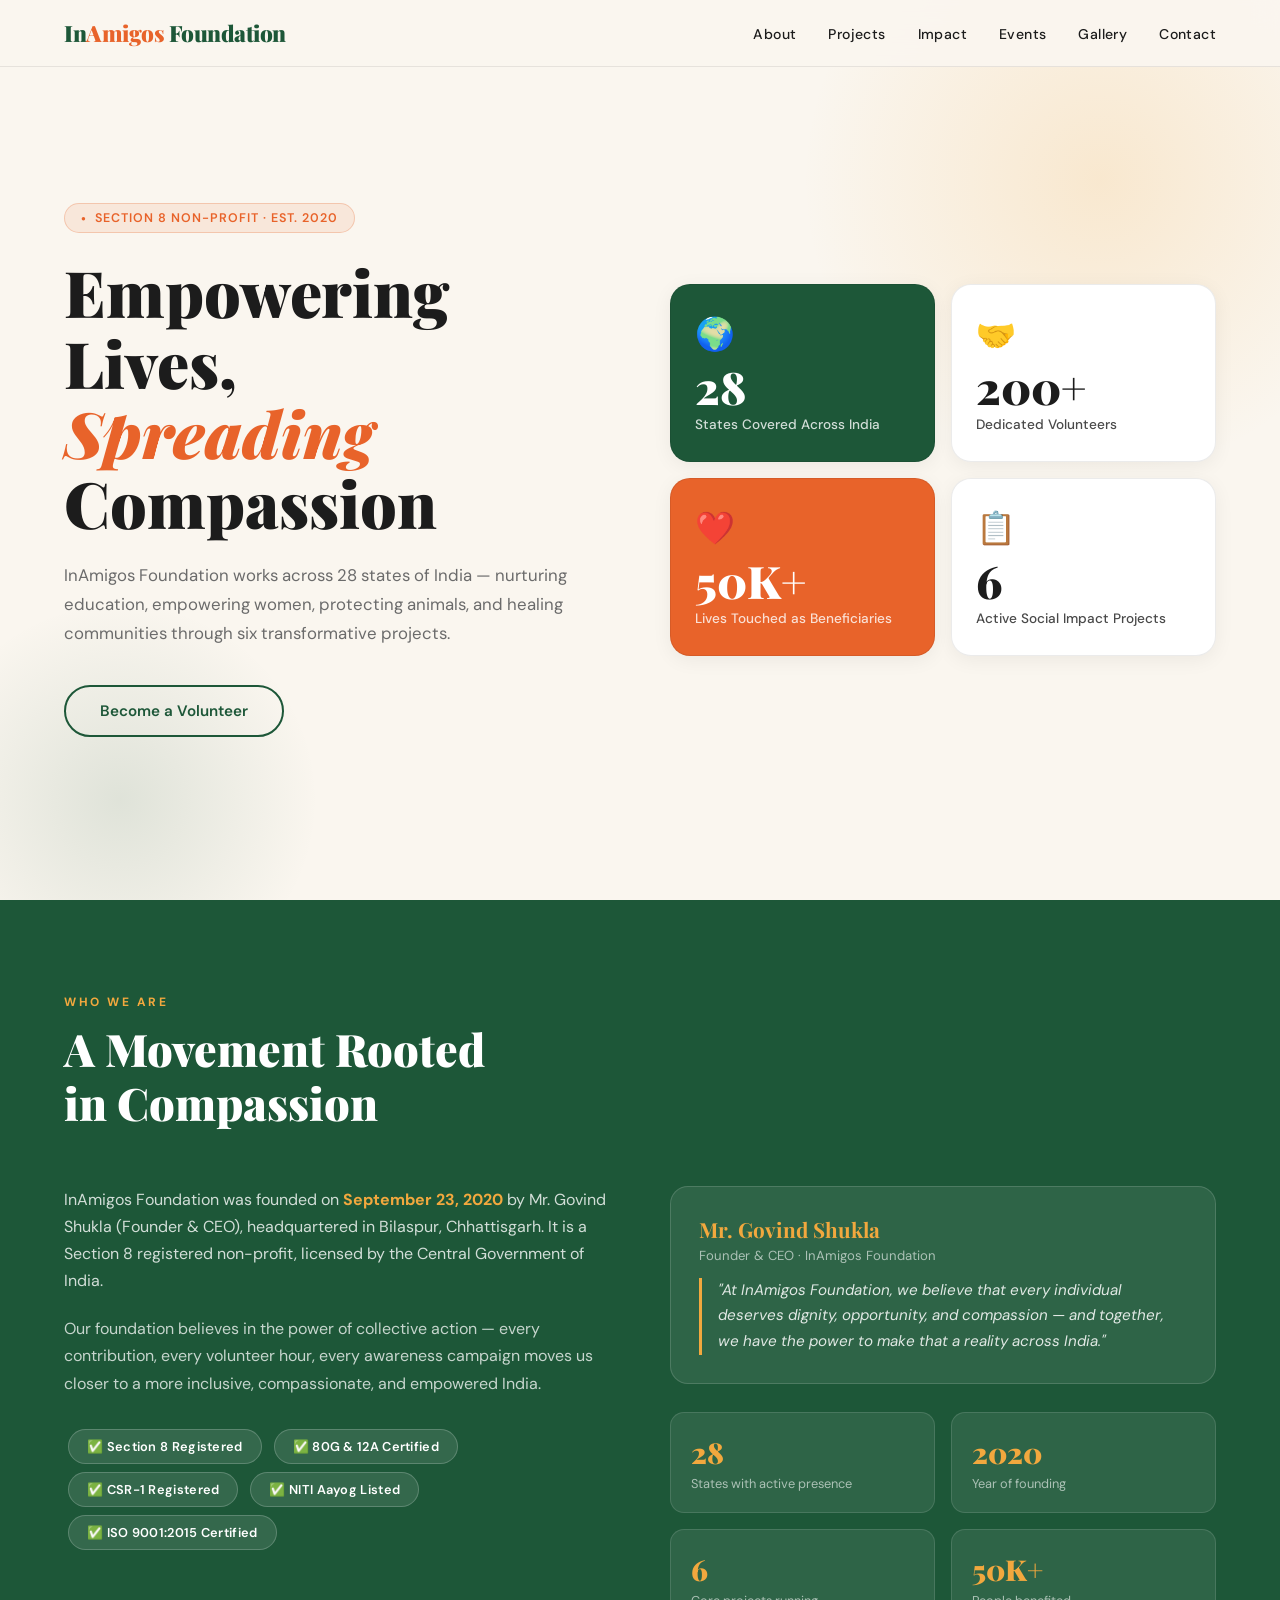
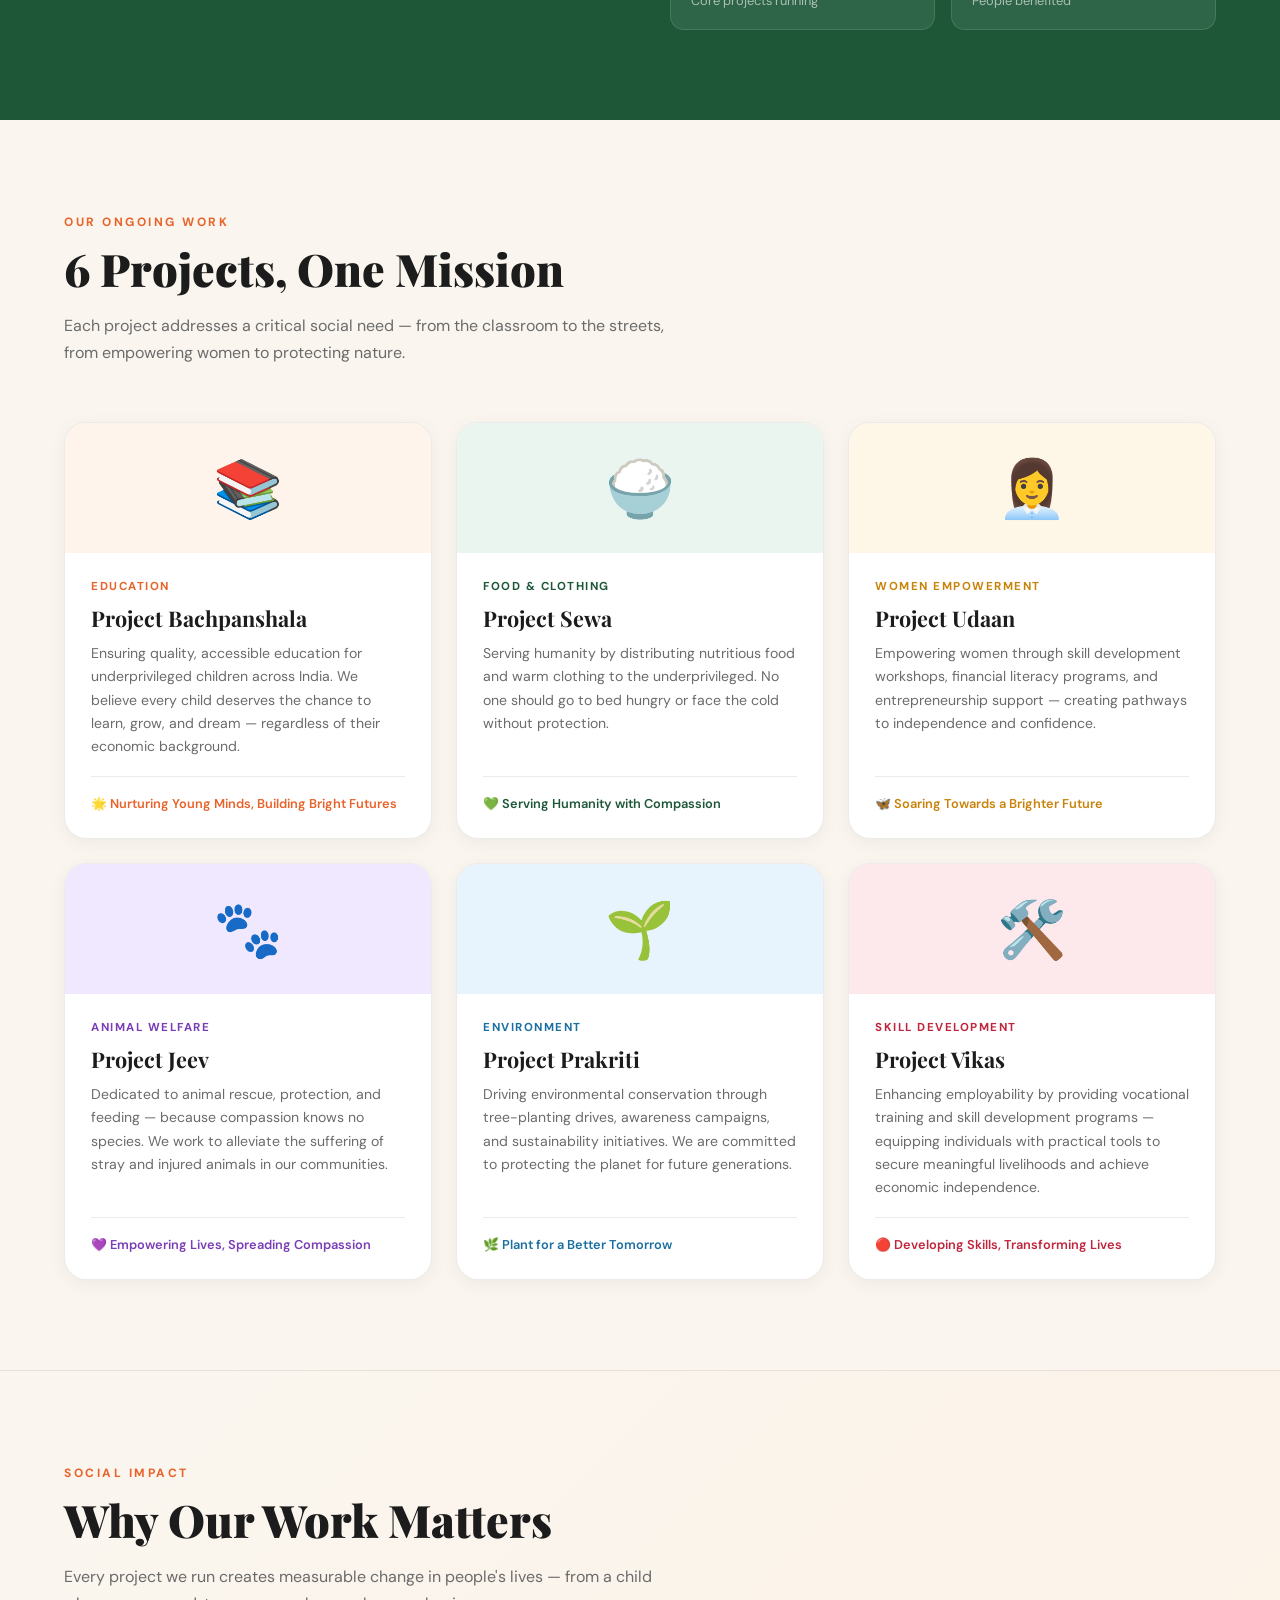
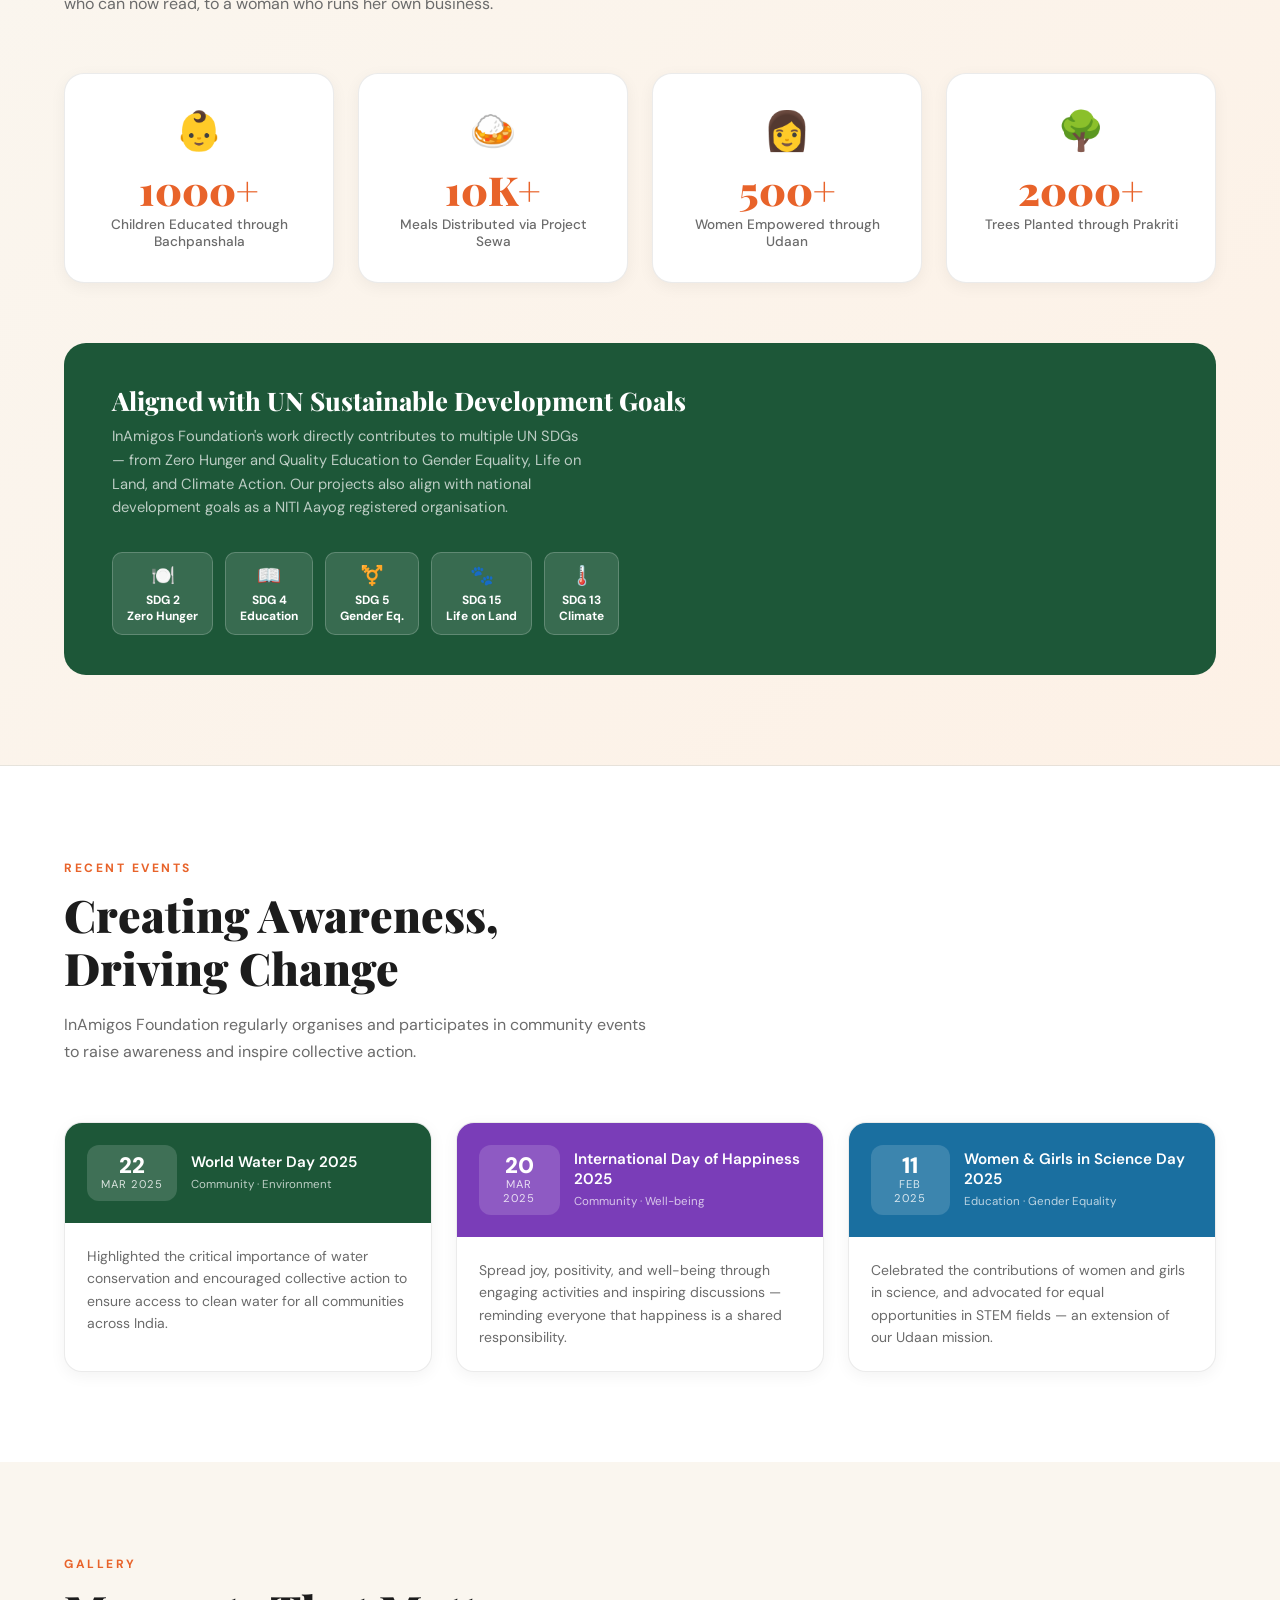
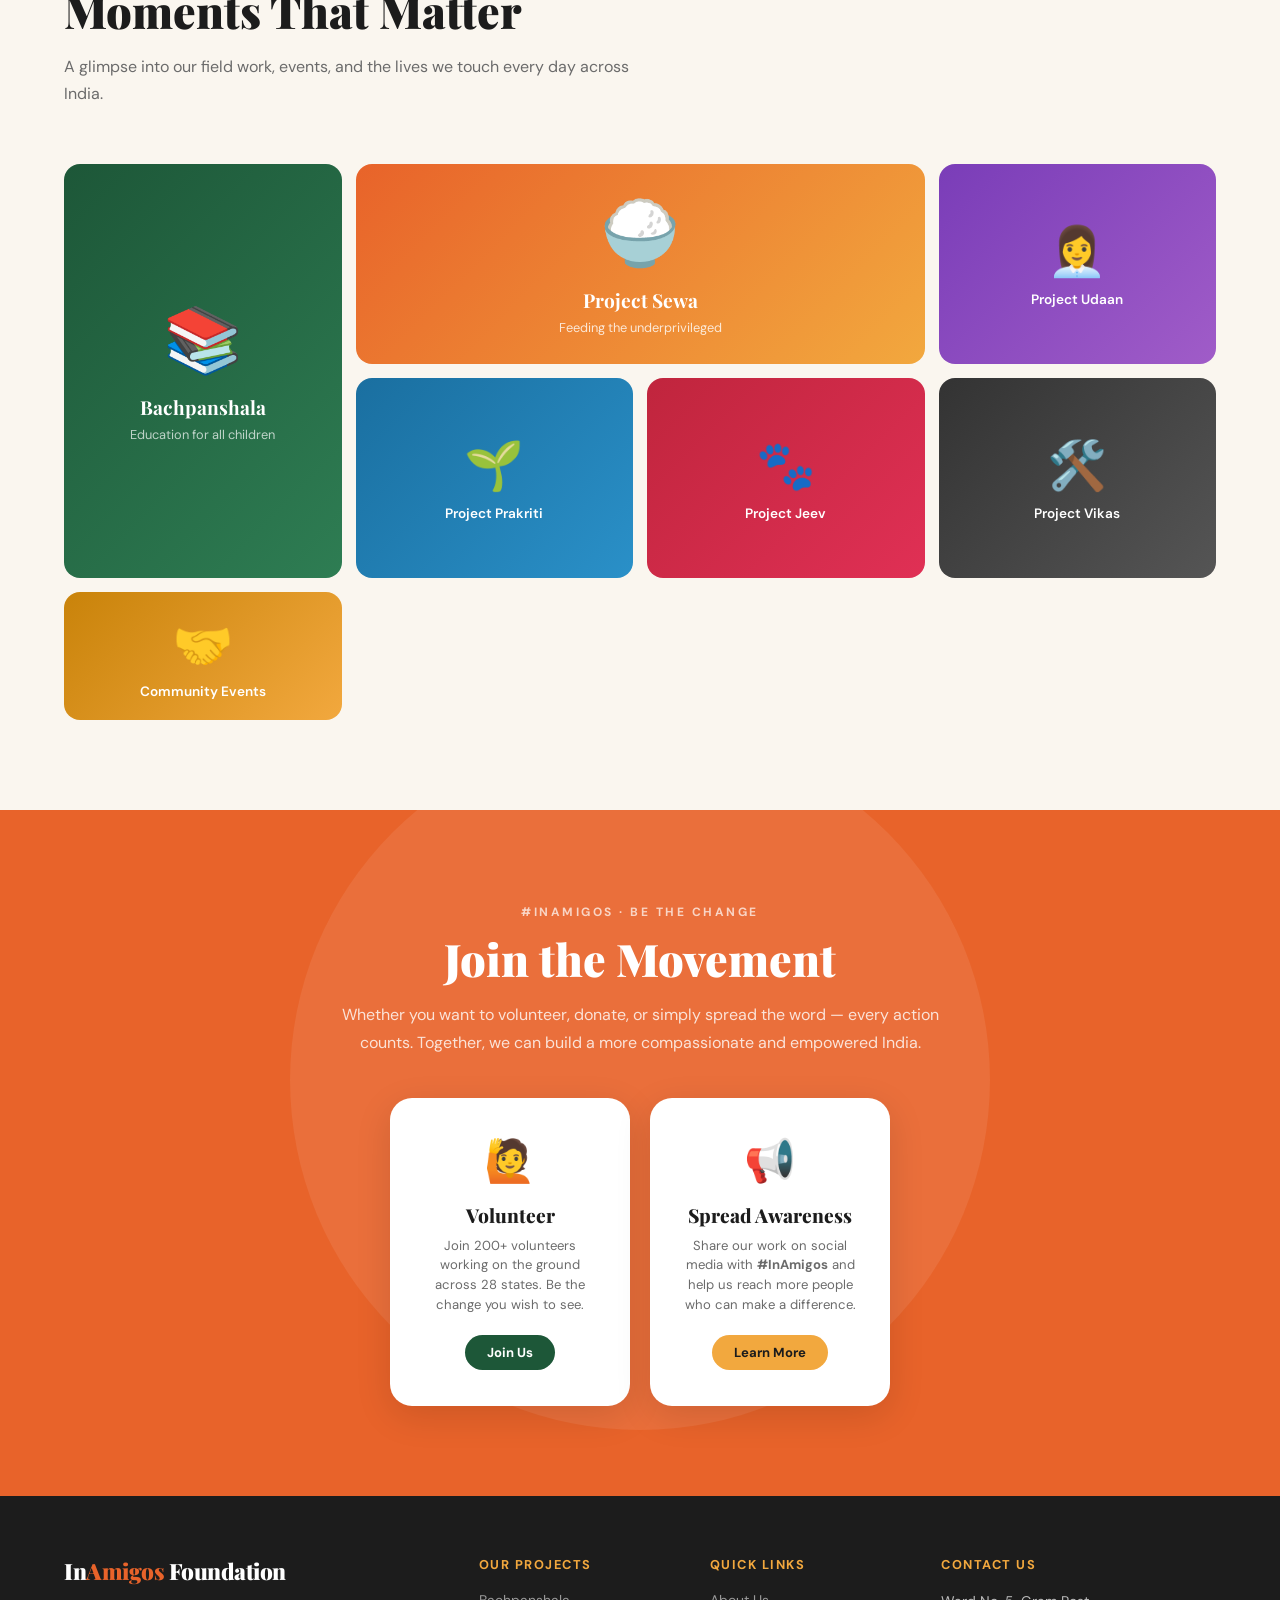
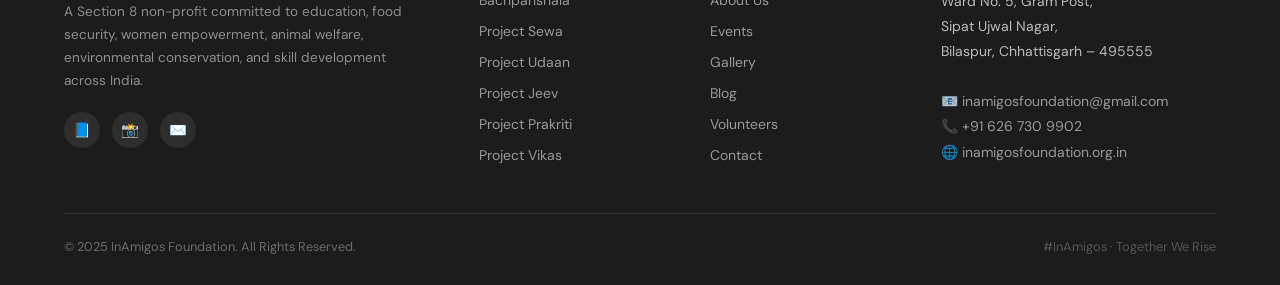
<file: index.html>
<!DOCTYPE html>
<html lang="en">
<head>
  <meta charset="UTF-8" />
  <meta name="viewport" content="width=device-width, initial-scale=1.0"/>
  <title>InAmigos Foundation – Empowering Lives, Spreading Compassion</title>
  <link rel="stylesheet" href="style.css">
  <link rel="preconnect" href="https://fonts.googleapis.com">
  <link href="https://fonts.googleapis.com/css2?family=Playfair+Display:wght@700;900&family=DM+Sans:wght@300;400;500;600&display=swap" rel="stylesheet">
<!--   
<link rel="apple-touch-icon" href="https://inamigosfoundation.org.in/public/storage/settings/1744214680.jpg">
<link rel="shortcut icon" href="https://inamigosfoundation.org.in/public/storage/settings/1744214680.jpg"> -->


  
</head>
<body>

<!-- NAV -->
<nav>
  <a href="#" class="nav-logo">In<span>Amigos</span> Foundation</a>
  <ul class="nav-links">
    <li><a href="#about">About</a></li>
    <li><a href="#projects">Projects</a></li>
    <li><a href="#impact">Impact</a></li>
    <li><a href="#events">Events</a></li>
    <li><a href="https://inamigosfoundation.org.in/gallery " target=_blank >Gallery</a></li>
    <li><a href="https://inamigosfoundation.org.in/contact" target="_blank">Contact</a></li>
  </ul>
  <!-- <a href="https://rzp.io/l/kWQ87HP" target="_blank" class="nav-cta">Donate Now</a> -->
</nav>

<!-- HERO -->
<section class="hero" id="home">
  <div class="hero-content">
    <div class="hero-badge">Section 8 Non-Profit · Est. 2020</div>
    <h1>Empowering Lives,<br><em>Spreading</em><br>Compassion</h1>
    <p>InAmigos Foundation works across 28 states of India — nurturing education, empowering women, protecting animals, and healing communities through six transformative projects.</p>
    <div class="hero-btns">
      <!-- <a href="https://rzp.io/l/kWQ87HP" target="_blank" class="btn-primary">💛 Donate Today</a> -->
      <a href="https://forms.gle/AB4c1hLaDDmtrKGU7" target="_blank" class="btn-outline">Become a Volunteer</a>
    </div>
  </div>
  <div class="hero-visual">
    <div class="hero-card-grid">
      <div class="stat-card accent-green">
        <div class="stat-icon">🌍</div>
        <div class="stat-num">28</div>
        <div class="stat-label">States Covered Across India</div>
      </div>
      <div class="stat-card">
        <div class="stat-icon">🤝</div>
        <div class="stat-num">200+</div>
        <div class="stat-label">Dedicated Volunteers</div>
      </div>
      <div class="stat-card accent-saffron">
        <div class="stat-icon">❤️</div>
        <div class="stat-num">50K+</div>
        <div class="stat-label">Lives Touched as Beneficiaries</div>
      </div>
      <div class="stat-card">
        <div class="stat-icon">📋</div>
        <div class="stat-num">6</div>
        <div class="stat-label">Active Social Impact Projects</div>
      </div>
    </div>
  </div>
</section>

<!-- ABOUT -->
<section class="about fade-in" id="about">
  <div class="section-header">
    <div class="section-label">Who We Are</div>
    <h2 class="section-title">A Movement Rooted<br>in Compassion</h2>
  </div>
  <div class="about-grid">
    <div class="about-left">
      <p class="section-sub" style="color:rgba(255,255,255,0.8)">
        InAmigos Foundation was founded on <strong style="color:var(--gold)">September 23, 2020</strong> by Mr. Govind Shukla (Founder & CEO), headquartered in Bilaspur, Chhattisgarh. It is a Section 8 registered non-profit, licensed by the Central Government of India.
      </p>
      <br/>
      <p class="section-sub" style="color:rgba(255,255,255,0.75)">
        Our foundation believes in the power of collective action — every contribution, every volunteer hour, every awareness campaign moves us closer to a more inclusive, compassionate, and empowered India.
      </p>
      <div class="cert-chips" style="margin-top:28px">
        <span class="cert-chip">✅ Section 8 Registered</span>
        <span class="cert-chip">✅ 80G & 12A Certified</span>
        <span class="cert-chip">✅ CSR-1 Registered</span>
        <span class="cert-chip">✅ NITI Aayog Listed</span>
        <span class="cert-chip">✅ ISO 9001:2015 Certified</span>
      </div>
    </div>
    <div class="about-right">
      <div class="founder-box">
        <div class="founder-name">Mr. Govind Shukla</div>
        <div class="founder-role">Founder & CEO · InAmigos Foundation</div>
        <p class="founder-quote">"At InAmigos Foundation, we believe that every individual deserves dignity, opportunity, and compassion — and together, we have the power to make that a reality across India."</p>
      </div>
      <div class="reach-bar">
        <div class="reach-item">
          <div class="reach-num">28</div>
          <div class="reach-lbl">States with active presence</div>
        </div>
        <div class="reach-item">
          <div class="reach-num">2020</div>
          <div class="reach-lbl">Year of founding</div>
        </div>
        <div class="reach-item">
          <div class="reach-num">6</div>
          <div class="reach-lbl">Core projects running</div>
        </div>
        <div class="reach-item">
          <div class="reach-num">50K+</div>
          <div class="reach-lbl">People benefited</div>
        </div>
      </div>
    </div>
  </div>
</section>

<!-- PROJECTS -->
<section class="projects fade-in" id="projects">
  <div class="section-header">
    <div class="section-label">Our Ongoing Work</div>
    <h2 class="section-title">6 Projects, One Mission</h2>
    <p class="section-sub">Each project addresses a critical social need — from the classroom to the streets, from empowering women to protecting nature.</p>
  </div>
  <div class="projects-grid">

    <div class="project-card p1 fade-in">
      <div class="project-icon-wrap">📚</div>
      <div class="project-body">
        <div class="project-tag">Education</div>
        <div class="project-name">Project Bachpanshala</div>
        <p class="project-desc">Ensuring quality, accessible education for underprivileged children across India. We believe every child deserves the chance to learn, grow, and dream — regardless of their economic background.</p>
        <div class="project-impact">🌟 Nurturing Young Minds, Building Bright Futures</div>
      </div>
    </div>

    <div class="project-card p2 fade-in">
      <div class="project-icon-wrap">🍚</div>
      <div class="project-body">
        <div class="project-tag">Food & Clothing</div>
        <div class="project-name">Project Sewa</div>
        <p class="project-desc">Serving humanity by distributing nutritious food and warm clothing to the underprivileged. No one should go to bed hungry or face the cold without protection.</p>
        <div class="project-impact">💚 Serving Humanity with Compassion</div>
      </div>
    </div>

    <div class="project-card p3 fade-in">
      <div class="project-icon-wrap">👩‍💼</div>
      <div class="project-body">
        <div class="project-tag">Women Empowerment</div>
        <div class="project-name">Project Udaan</div>
        <p class="project-desc">Empowering women through skill development workshops, financial literacy programs, and entrepreneurship support — creating pathways to independence and confidence.</p>
        <div class="project-impact">🦋 Soaring Towards a Brighter Future</div>
      </div>
    </div>

    <div class="project-card p4 fade-in">
      <div class="project-icon-wrap">🐾</div>
      <div class="project-body">
        <div class="project-tag">Animal Welfare</div>
        <div class="project-name">Project Jeev</div>
        <p class="project-desc">Dedicated to animal rescue, protection, and feeding — because compassion knows no species. We work to alleviate the suffering of stray and injured animals in our communities.</p>
        <div class="project-impact">💜 Empowering Lives, Spreading Compassion</div>
      </div>
    </div>

    <div class="project-card p5 fade-in">
      <div class="project-icon-wrap">🌱</div>
      <div class="project-body">
        <div class="project-tag">Environment</div>
        <div class="project-name">Project Prakriti</div>
        <p class="project-desc">Driving environmental conservation through tree-planting drives, awareness campaigns, and sustainability initiatives. We are committed to protecting the planet for future generations.</p>
        <div class="project-impact">🌿 Plant for a Better Tomorrow</div>
      </div>
    </div>

    <div class="project-card p6 fade-in">
      <div class="project-icon-wrap">🛠️</div>
      <div class="project-body">
        <div class="project-tag">Skill Development</div>
        <div class="project-name">Project Vikas</div>
        <p class="project-desc">Enhancing employability by providing vocational training and skill development programs — equipping individuals with practical tools to secure meaningful livelihoods and achieve economic independence.</p>
        <div class="project-impact">🔴 Developing Skills, Transforming Lives</div>
      </div>
    </div>

  </div>
</section>

<!-- IMPACT -->
<section class="impact-section fade-in" id="impact">
  <div class="section-header">
    <div class="section-label">Social Impact</div>
    <h2 class="section-title">Why Our Work Matters</h2>
    <p class="section-sub">Every project we run creates measurable change in people's lives — from a child who can now read, to a woman who runs her own business.</p>
  </div>
  <div class="impact-grid">
    <div class="impact-card">
      <div class="impact-emoji">👶</div>
      <div class="impact-num">1000+</div>
      <div class="impact-lbl">Children Educated through Bachpanshala</div>
    </div>
    <div class="impact-card">
      <div class="impact-emoji">🍛</div>
      <div class="impact-num">10K+</div>
      <div class="impact-lbl">Meals Distributed via Project Sewa</div>
    </div>
    <div class="impact-card">
      <div class="impact-emoji">👩</div>
      <div class="impact-num">500+</div>
      <div class="impact-lbl">Women Empowered through Udaan</div>
    </div>
    <div class="impact-card">
      <div class="impact-emoji">🌳</div>
      <div class="impact-num">2000+</div>
      <div class="impact-lbl">Trees Planted through Prakriti</div>
    </div>
  </div>
  <div class="sdg-strip">
    <div class="sdg-text">
      <h3>Aligned with UN Sustainable Development Goals</h3>
      <p>InAmigos Foundation's work directly contributes to multiple UN SDGs — from Zero Hunger and Quality Education to Gender Equality, Life on Land, and Climate Action. Our projects also align with national development goals as a NITI Aayog registered organisation.</p>
    </div>
    <div class="sdg-icons">
      <div class="sdg-badge"><span>🍽️</span>SDG 2<br>Zero Hunger</div>
      <div class="sdg-badge"><span>📖</span>SDG 4<br>Education</div>
      <div class="sdg-badge"><span>⚧️</span>SDG 5<br>Gender Eq.</div>
      <div class="sdg-badge"><span>🐾</span>SDG 15<br>Life on Land</div>
      <div class="sdg-badge"><span>🌡️</span>SDG 13<br>Climate</div>
    </div>
  </div>
</section>

<!-- EVENTS -->
<section class="events-section fade-in" id="events">
  <div class="section-header">
    <div class="section-label">Recent Events</div>
    <h2 class="section-title">Creating Awareness,<br>Driving Change</h2>
    <p class="section-sub">InAmigos Foundation regularly organises and participates in community events to raise awareness and inspire collective action.</p>
  </div>
  <div class="events-grid">
    <div class="event-card fade-in">
      <div class="event-header">
        <div class="event-date-box"><div class="event-day">22</div><div class="event-month">Mar 2025</div></div>
        <div><div class="event-title">World Water Day 2025</div><div class="event-cat">Community · Environment</div></div>
      </div>
      <div class="event-body">
        <p>Highlighted the critical importance of water conservation and encouraged collective action to ensure access to clean water for all communities across India.</p>
      </div>
    </div>
    <div class="event-card fade-in">
      <div class="event-header" style="background:#7A3DB8">
        <div class="event-date-box"><div class="event-day">20</div><div class="event-month">Mar 2025</div></div>
        <div><div class="event-title">International Day of Happiness 2025</div><div class="event-cat">Community · Well-being</div></div>
      </div>
      <div class="event-body">
        <p>Spread joy, positivity, and well-being through engaging activities and inspiring discussions — reminding everyone that happiness is a shared responsibility.</p>
      </div>
    </div>
    <div class="event-card fade-in">
      <div class="event-header" style="background:#1A6FA0">
        <div class="event-date-box"><div class="event-day">11</div><div class="event-month">Feb 2025</div></div>
        <div><div class="event-title">Women & Girls in Science Day 2025</div><div class="event-cat">Education · Gender Equality</div></div>
      </div>
      <div class="event-body">
        <p>Celebrated the contributions of women and girls in science, and advocated for equal opportunities in STEM fields — an extension of our Udaan mission.</p>
      </div>
    </div>
  </div>
</section>

<!-- GALLERY -->
<section class="gallery-section fade-in" id="gallery">
  <div class="section-header">
    <div class="section-label">Gallery</div>
    <h2 class="section-title">Moments That Matter</h2>
    <p class="section-sub">A glimpse into our field work, events, and the lives we touch every day across India.</p>
  </div>
  <div class="gallery-grid">
    <div class="gallery-item tall" style="background:linear-gradient(135deg,#1D5738,#2E7D53)">
      <div style="text-align:center;color:#fff;padding:20px">
        <div style="font-size:4rem;margin-bottom:12px">📚</div>
        <div style="font-family:'Playfair Display',serif;font-size:1.2rem;font-weight:700">Bachpanshala</div>
        <div style="font-size:0.8rem;opacity:0.7;margin-top:6px">Education for all children</div>
      </div>
    </div>
    <div class="gallery-item wide" style="background:linear-gradient(135deg,#E8632A,#F2A83E)">
      <div style="text-align:center;color:#fff;padding:20px">
        <div style="font-size:4rem;margin-bottom:12px">🍚</div>
        <div style="font-family:'Playfair Display',serif;font-size:1.2rem;font-weight:700">Project Sewa</div>
        <div style="font-size:0.8rem;opacity:0.8;margin-top:6px">Feeding the underprivileged</div>
      </div>
    </div>
    <div class="gallery-item" style="background:linear-gradient(135deg,#7A3DB8,#A05CC8)">
      <div style="text-align:center;color:#fff;padding:20px">
        <div style="font-size:3rem">👩‍💼</div>
        <div style="font-size:0.85rem;font-weight:600;margin-top:8px">Project Udaan</div>
      </div>
    </div>
    <div class="gallery-item" style="background:linear-gradient(135deg,#1A6FA0,#2A90C8)">
      <div style="text-align:center;color:#fff;padding:20px">
        <div style="font-size:3rem">🌱</div>
        <div style="font-size:0.85rem;font-weight:600;margin-top:8px">Project Prakriti</div>
      </div>
    </div>
    <div class="gallery-item" style="background:linear-gradient(135deg,#C0253D,#E03055)">
      <div style="text-align:center;color:#fff;padding:20px">
        <div style="font-size:3rem">🐾</div>
        <div style="font-size:0.85rem;font-weight:600;margin-top:8px">Project Jeev</div>
      </div>
    </div>
    <div class="gallery-item" style="background:linear-gradient(135deg,#333,#555)">
      <div style="text-align:center;color:#fff;padding:20px">
        <div style="font-size:3rem">🛠️</div>
        <div style="font-size:0.85rem;font-weight:600;margin-top:8px">Project Vikas</div>
      </div>
    </div>
    <div class="gallery-item" style="background:linear-gradient(135deg,#C9830A,#F2A83E)">
      <div style="text-align:center;color:#fff;padding:20px">
        <div style="font-size:3rem">🤝</div>
        <div style="font-size:0.85rem;font-weight:600;margin-top:8px">Community Events</div>
      </div>
    </div>
  </div>
</section>

<!-- CTA -->
<section class="cta-section fade-in">
  <div class="section-label">#InAmigos · Be the Change</div>
  <h2 class="section-title" style="margin-bottom:16px">Join the Movement</h2>
  <p class="section-sub">Whether you want to volunteer, donate, or simply spread the word — every action counts. Together, we can build a more compassionate and empowered India.</p>
  <div class="cta-cards">
    <!-- <a href="https://rzp.io/l/kWQ87HP" target="_blank" class="cta-card"> -->
      <!-- <div class="cta-card-icon">💛</div> -->
      <!-- <div class="cta-card-title">Donate</div> -->
      <!-- <p class="cta-card-desc">Your contribution funds food, education, and empowerment programs across India.</p> -->
      <!-- <span class="cta-card-btn btn-saffron">Donate Now</span> -->
    </a>
    <a href="https://forms.gle/AB4c1hLaDDmtrKGU7" target="_blank" class="cta-card">
      <div class="cta-card-icon">🙋</div>
      <div class="cta-card-title">Volunteer</div>
      <p class="cta-card-desc">Join 200+ volunteers working on the ground across 28 states. Be the change you wish to see.</p>
      <span class="cta-card-btn btn-green">Join Us</span>
    </a>
    <a href="https://inamigosfoundation.org.in" target="_blank" class="cta-card">
      <div class="cta-card-icon">📢</div>
      <div class="cta-card-title">Spread Awareness</div>
      <p class="cta-card-desc">Share our work on social media with <strong>#InAmigos</strong> and help us reach more people who can make a difference.</p>
      <span class="cta-card-btn btn-gold">Learn More</span>
    </a>
  </div>
</section>

<!-- FOOTER -->
<footer id="contact">
  <div class="footer-grid">
    <div class="footer-brand">
      <a href="#" class="nav-logo" style="font-family:'Playfair Display',serif;font-size:1.4rem;font-weight:900;color:#fff;text-decoration:none">In<span style="color:#E8632A">Amigos</span> Foundation</a>
      <p>A Section 8 non-profit committed to education, food security, women empowerment, animal welfare, environmental conservation, and skill development across India.</p>
      <div class="social-links" style="margin-top:20px">
        <a href="https://www.facebook.com/inamigos.inamigos" target="_blank" class="social-link">📘</a>
        <a href="https://www.instagram.com/inamigos/" target="_blank" class="social-link">📸</a>
        <a href="mailto:inamigosfoundation@gmail.com" class="social-link">✉️</a>
      </div>
    </div>
    <div class="footer-col">
      <h4>Our Projects</h4>
      <ul>
        <li><a href="#">Bachpanshala</a></li>
        <li><a href="#">Project Sewa</a></li>
        <li><a href="#">Project Udaan</a></li>
        <li><a href="#">Project Jeev</a></li>
        <li><a href="#">Project Prakriti</a></li>
        <li><a href="#">Project Vikas</a></li>
      </ul>
    </div>
    <div class="footer-col">
      <h4>Quick Links</h4>
      <ul>
        <li><a href="https://inamigosfoundation.org.in/page/About-Us" target="_blank">About Us</a></li>
        <li><a href="https://inamigosfoundation.org.in/events" target="_blank">Events</a></li>
        <li><a href="https://inamigosfoundation.org.in/gallery" target="_blank">Gallery</a></li>
        <li><a href="https://inamigosfoundation.org.in/blog" target="_blank">Blog</a></li>
        <li><a href="https://inamigosfoundation.org.in/volunteers" target="_blank">Volunteers</a></li>
        <li><a href="https://inamigosfoundation.org.in/contact" target="_blank">Contact</a></li>
      </ul>
    </div>
    <div class="footer-col footer-contact">
      <h4>Contact Us</h4>
      <p>
        Ward No. 5, Gram Post,<br>
        Sipat Ujwal Nagar,<br>
        Bilaspur, Chhattisgarh – 495555<br><br>
        📧 <a href="mailto:inamigosfoundation@gmail.com">inamigosfoundation@gmail.com</a><br>
        📞 <a href="tel:+916267309902">+91 626 730 9902</a><br>
        🌐 <a href="https://inamigosfoundation.org.in" target="_blank">inamigosfoundation.org.in</a>
      </p>
    </div>
  </div>
  <div class="footer-bottom">
    <span>© 2025 InAmigos Foundation. All Rights Reserved.</span>
    <span style="color:rgba(255,255,255,0.25)">#InAmigos · Together We Rise</span>
  </div>
</footer>

<script src="script.js"></script>

</body>
</html>
</file>
<file: style.css>
*, *::before, *::after { box-sizing: border-box; margin: 0; padding: 0; }

    :root {
      --saffron:   #E8632A;
      --deep-green:#1D5738;
      --gold:      #F2A83E;
      --cream:     #FAF6EF;
      --charcoal:  #1C1C1C;
      --muted:     #6B6B6B;
      --white:     #FFFFFF;
      --card-bg:   #FFFFFF;
      --border:    rgba(0,0,0,0.08);
    }

    html { scroll-behavior: smooth; }

    body {
      font-family: 'DM Sans', sans-serif;
      background: var(--cream);
      color: var(--charcoal);
      overflow-x: hidden;
    }

    /* ── NAV ── */
    nav {
      position: fixed; top: 0; left: 0; right: 0; z-index: 100;
      display: flex; align-items: center; justify-content: space-between;
      padding: 18px 5%;
      background: rgba(250,246,239,0.92);
      backdrop-filter: blur(12px);
      border-bottom: 1px solid var(--border);
    }
    .nav-logo {
      font-family: 'Playfair Display', serif;
      font-size: 1.4rem;
      font-weight: 900;
      color: var(--deep-green);
      text-decoration: none;
      letter-spacing: -0.5px;
    }
    .nav-logo span { color: var(--saffron); }
    .nav-links { display: flex; gap: 32px; list-style: none; }
    .nav-links a {
      font-size: 0.88rem; font-weight: 500;
      color: var(--charcoal); text-decoration: none;
      letter-spacing: 0.4px;
      transition: color .2s;
    }
    .nav-links a:hover { color: var(--saffron); }
    .nav-cta {
      background: var(--saffron); color: var(--white);
      border: none; border-radius: 50px;
      padding: 10px 26px; font-size: 0.88rem; font-weight: 600;
      cursor: pointer; text-decoration: none;
      transition: background .2s, transform .15s;
    }
    .nav-cta:hover { background: #c94f18; transform: translateY(-1px); }

    /* ── HERO ── */
    .hero {
      min-height: 100vh;
      display: grid; grid-template-columns: 1fr 1fr;
      align-items: center;
      padding: 120px 5% 80px;
      gap: 60px;
      background: var(--cream);
      position: relative;
      overflow: hidden;
    }
    .hero::before {
      content: '';
      position: absolute; top: -120px; right: -120px;
      width: 600px; height: 600px; border-radius: 50%;
      background: radial-gradient(circle, rgba(242,168,62,0.18) 0%, transparent 70%);
      pointer-events: none;
    }
    .hero::after {
      content: '';
      position: absolute; bottom: -100px; left: -80px;
      width: 400px; height: 400px; border-radius: 50%;
      background: radial-gradient(circle, rgba(29,87,56,0.12) 0%, transparent 70%);
      pointer-events: none;
    }
    .hero-content { position: relative; z-index: 2; animation: fadeUp .9s ease both; }
    .hero-badge {
      display: inline-flex; align-items: center; gap: 8px;
      background: rgba(232,99,42,0.1); color: var(--saffron);
      border: 1px solid rgba(232,99,42,0.25);
      border-radius: 50px; padding: 6px 16px;
      font-size: 0.78rem; font-weight: 600; letter-spacing: 1px;
      text-transform: uppercase; margin-bottom: 24px;
    }
    .hero-badge::before { content: '●'; font-size: 0.5rem; }
    .hero h1 {
      font-family: 'Playfair Display', serif;
      font-size: clamp(2.6rem, 5vw, 4.2rem);
      font-weight: 900; line-height: 1.1;
      color: var(--charcoal); margin-bottom: 22px;
    }
    .hero h1 em { font-style: italic; color: var(--saffron); }
    .hero p {
      font-size: 1.05rem; line-height: 1.75;
      color: var(--muted); max-width: 520px; margin-bottom: 36px;
    }
    .hero-btns { display: flex; gap: 16px; flex-wrap: wrap; }
    .btn-primary {
      background: var(--saffron); color: var(--white);
      border: none; border-radius: 50px;
      padding: 14px 34px; font-size: 0.95rem; font-weight: 600;
      cursor: pointer; text-decoration: none;
      transition: background .2s, transform .15s, box-shadow .2s;
      box-shadow: 0 8px 24px rgba(232,99,42,0.3);
    }
    .btn-primary:hover { background: #c94f18; transform: translateY(-2px); box-shadow: 0 12px 30px rgba(232,99,42,0.4); }
    .btn-outline {
      background: transparent; color: var(--deep-green);
      border: 2px solid var(--deep-green); border-radius: 50px;
      padding: 14px 34px; font-size: 0.95rem; font-weight: 600;
      cursor: pointer; text-decoration: none;
      transition: all .2s;
    }
    .btn-outline:hover { background: var(--deep-green); color: var(--white); }

    .hero-visual {
      position: relative; z-index: 2;
      animation: fadeUp .9s .2s ease both;
    }
    .hero-card-grid {
      display: grid; grid-template-columns: 1fr 1fr;
      grid-template-rows: auto auto;
      gap: 16px;
    }
    .stat-card {
      background: var(--white);
      border-radius: 20px;
      padding: 28px 24px;
      border: 1px solid var(--border);
      box-shadow: 0 4px 20px rgba(0,0,0,0.06);
      transition: transform .3s;
    }
    .stat-card:hover { transform: translateY(-4px); }
    .stat-card.accent-green { background: var(--deep-green); color: var(--white); }
    .stat-card.accent-saffron { background: var(--saffron); color: var(--white); }
    .stat-card.span2 { grid-column: 1 / -1; }
    .stat-num {
      font-family: 'Playfair Display', serif;
      font-size: 2.8rem; font-weight: 900;
      line-height: 1;
    }
    .stat-label { font-size: 0.85rem; font-weight: 500; opacity: 0.8; margin-top: 6px; }
    .stat-icon { font-size: 2rem; margin-bottom: 10px; }
    .founding-tag {
      background: rgba(255,255,255,0.15);
      border-radius: 12px; padding: 14px 18px;
      font-size: 0.82rem; font-weight: 500; line-height: 1.5;
    }

    /* ── SECTION COMMONS ── */
    section { padding: 90px 5%; }
    .section-label {
      display: inline-block;
      font-size: 0.75rem; font-weight: 700; letter-spacing: 2.5px;
      text-transform: uppercase; color: var(--saffron);
      margin-bottom: 12px;
    }
    .section-title {
      font-family: 'Playfair Display', serif;
      font-size: clamp(2rem, 3.5vw, 2.8rem);
      font-weight: 900; line-height: 1.2;
      color: var(--charcoal); margin-bottom: 16px;
    }
    .section-sub {
      font-size: 1rem; color: var(--muted);
      line-height: 1.7; max-width: 600px;
    }
    .section-header { margin-bottom: 56px; }

    /* ── ABOUT ── */
    .about {
      background: var(--deep-green);
      color: var(--white);
    }
    .about .section-label { color: var(--gold); }
    .about .section-title { color: var(--white); }
    .about .section-sub { color: rgba(255,255,255,0.7); }
    .about-grid {
      display: grid; grid-template-columns: 1fr 1fr;
      gap: 60px; align-items: start;
    }
    .about-right { display: flex; flex-direction: column; gap: 20px; }
    .cert-chip {
      display: inline-flex; align-items: center; gap: 8px;
      background: rgba(255,255,255,0.1);
      border: 1px solid rgba(255,255,255,0.2);
      border-radius: 50px; padding: 8px 18px;
      font-size: 0.8rem; font-weight: 600; color: var(--white);
      margin: 4px; letter-spacing: 0.3px;
    }
    .cert-chips { margin-top: 28px; }
    .founder-box {
      background: rgba(255,255,255,0.08);
      border: 1px solid rgba(255,255,255,0.15);
      border-radius: 18px; padding: 28px;
    }
    .founder-name {
      font-family: 'Playfair Display', serif;
      font-size: 1.3rem; font-weight: 700; color: var(--gold);
      margin-bottom: 4px;
    }
    .founder-role { font-size: 0.82rem; color: rgba(255,255,255,0.6); margin-bottom: 14px; }
    .founder-quote {
      font-size: 0.95rem; line-height: 1.7;
      color: rgba(255,255,255,0.85);
      border-left: 3px solid var(--gold); padding-left: 16px;
      font-style: italic;
    }
    .reach-bar {
      display: grid; grid-template-columns: repeat(2,1fr); gap: 16px; margin-top: 8px;
    }
    .reach-item {
      background: rgba(255,255,255,0.08);
      border-radius: 14px; padding: 20px;
      border: 1px solid rgba(255,255,255,0.12);
    }
    .reach-num {
      font-family: 'Playfair Display', serif;
      font-size: 1.8rem; font-weight: 900;
      color: var(--gold);
    }
    .reach-lbl { font-size: 0.8rem; color: rgba(255,255,255,0.6); margin-top: 4px; }

    /* ── PROJECTS ── */
    .projects { background: var(--cream); }
    .projects-grid {
      display: grid;
      grid-template-columns: repeat(3,1fr);
      gap: 24px;
    }
    .project-card {
      background: var(--white);
      border-radius: 22px;
      overflow: hidden;
      border: 1px solid var(--border);
      box-shadow: 0 4px 18px rgba(0,0,0,0.05);
      transition: transform .3s, box-shadow .3s;
      display: flex; flex-direction: column;
    }
    .project-card:hover { transform: translateY(-6px); box-shadow: 0 14px 40px rgba(0,0,0,0.1); }
    .project-icon-wrap {
      height: 130px;
      display: flex; align-items: center; justify-content: center;
      font-size: 3.5rem;
    }
    .project-body { padding: 26px; flex: 1; display: flex; flex-direction: column; }
    .project-tag {
      font-size: 0.72rem; font-weight: 700; letter-spacing: 1.5px;
      text-transform: uppercase; margin-bottom: 10px;
    }
    .project-name {
      font-family: 'Playfair Display', serif;
      font-size: 1.35rem; font-weight: 700;
      color: var(--charcoal); margin-bottom: 10px;
    }
    .project-desc { font-size: 0.88rem; line-height: 1.65; color: var(--muted); flex: 1; }
    .project-impact {
      margin-top: 18px; padding-top: 18px;
      border-top: 1px solid var(--border);
      font-size: 0.8rem; font-weight: 600;
      display: flex; align-items: center; gap: 6px;
    }

    /* project colour themes */
    .p1 .project-icon-wrap { background: #FFF4EB; }
    .p1 .project-tag { color: var(--saffron); }
    .p1 .project-impact { color: var(--saffron); }
    .p2 .project-icon-wrap { background: #EBF5F0; }
    .p2 .project-tag { color: var(--deep-green); }
    .p2 .project-impact { color: var(--deep-green); }
    .p3 .project-icon-wrap { background: #FEF7E8; }
    .p3 .project-tag { color: #C9830A; }
    .p3 .project-impact { color: #C9830A; }
    .p4 .project-icon-wrap { background: #F0E8FE; }
    .p4 .project-tag { color: #7A3DB8; }
    .p4 .project-impact { color: #7A3DB8; }
    .p5 .project-icon-wrap { background: #E8F4FD; }
    .p5 .project-tag { color: #1A6FA0; }
    .p5 .project-impact { color: #1A6FA0; }
    .p6 .project-icon-wrap { background: #FDE8EC; }
    .p6 .project-tag { color: #C0253D; }
    .p6 .project-impact { color: #C0253D; }

    /* ── IMPACT ── */
    .impact-section {
      background: linear-gradient(135deg, #FAF6EF 0%, #FDF1E6 100%);
      border-top: 1px solid var(--border);
      border-bottom: 1px solid var(--border);
    }
    .impact-grid {
      display: grid; grid-template-columns: repeat(4,1fr);
      gap: 24px; margin-bottom: 60px;
    }
    .impact-card {
      background: var(--white);
      border-radius: 20px; padding: 32px 24px;
      text-align: center;
      border: 1px solid var(--border);
      box-shadow: 0 4px 16px rgba(0,0,0,0.05);
      transition: transform .3s;
    }
    .impact-card:hover { transform: translateY(-4px); }
    .impact-emoji { font-size: 2.4rem; margin-bottom: 14px; }
    .impact-num {
      font-family: 'Playfair Display', serif;
      font-size: 2.5rem; font-weight: 900;
      color: var(--saffron); line-height: 1;
    }
    .impact-lbl { font-size: 0.85rem; color: var(--muted); margin-top: 6px; font-weight: 500; }

    .sdg-strip {
      background: var(--deep-green); color: var(--white);
      border-radius: 22px; padding: 40px 48px;
      display: flex; align-items: center; justify-content: space-between;
      gap: 32px; flex-wrap: wrap;
    }
    .sdg-text h3 {
      font-family: 'Playfair Display', serif;
      font-size: 1.6rem; font-weight: 800; margin-bottom: 8px;
    }
    .sdg-text p { font-size: 0.92rem; color: rgba(255,255,255,0.7); max-width: 480px; line-height: 1.6; }
    .sdg-icons { display: flex; gap: 12px; flex-wrap: wrap; }
    .sdg-badge {
      background: rgba(255,255,255,0.12);
      border: 1px solid rgba(255,255,255,0.2);
      border-radius: 10px; padding: 10px 14px;
      font-size: 0.75rem; font-weight: 700;
      text-align: center; min-width: 72px;
    }
    .sdg-badge span { display: block; font-size: 1.2rem; margin-bottom: 4px; }

    /* ── EVENTS ── */
    .events-section { background: var(--white); }
    .events-grid { display: grid; grid-template-columns: repeat(3,1fr); gap: 24px; }
    .event-card {
      border: 1px solid var(--border);
      border-radius: 18px; overflow: hidden;
      background: var(--white);
      box-shadow: 0 4px 16px rgba(0,0,0,0.05);
      transition: transform .3s;
    }
    .event-card:hover { transform: translateY(-4px); }
    .event-header {
      background: var(--deep-green);
      padding: 22px; color: var(--white);
      display: flex; align-items: center; gap: 14px;
    }
    .event-date-box {
      background: rgba(255,255,255,0.15);
      border-radius: 12px; padding: 10px 14px;
      text-align: center; min-width: 54px;
    }
    .event-day { font-size: 1.4rem; font-weight: 900; line-height: 1; }
    .event-month { font-size: 0.7rem; letter-spacing: 1px; text-transform: uppercase; opacity: 0.8; }
    .event-title { font-size: 0.95rem; font-weight: 600; line-height: 1.3; }
    .event-cat { font-size: 0.72rem; opacity: 0.7; margin-top: 4px; }
    .event-body { padding: 22px; }
    .event-body p { font-size: 0.875rem; color: var(--muted); line-height: 1.6; }

    /* ── GALLERY ── */
    .gallery-section { background: var(--cream); }
    .gallery-grid {
      display: grid;
      grid-template-columns: repeat(4,1fr);
      grid-template-rows: 200px 200px;
      gap: 14px;
    }
    .gallery-item {
      border-radius: 16px; overflow: hidden;
      background: var(--deep-green);
      display: flex; align-items: center; justify-content: center;
      font-size: 3rem;
      position: relative;
      transition: transform .3s;
    }
    .gallery-item:hover { transform: scale(1.02); }
    .gallery-item img { width:100%; height:100%; object-fit:cover; }
    .gallery-item.tall { grid-row: 1 / 3; }
    .gallery-item.wide { grid-column: 2 / 4; }
    .gallery-overlay {
      position: absolute; inset: 0;
      background: linear-gradient(to top, rgba(0,0,0,0.5) 0%, transparent 60%);
      opacity: 0; transition: opacity .3s;
      display: flex; align-items: flex-end; padding: 16px;
    }
    .gallery-item:hover .gallery-overlay { opacity: 1; }
    .gallery-caption { color: var(--white); font-size: 0.8rem; font-weight: 600; }

    /* ── CTA ── */
    .cta-section {
      background: var(--saffron);
      text-align: center;
      padding: 90px 5%;
      position: relative;
      overflow: hidden;
    }
    .cta-section::before {
      content: '';
      position: absolute; top: -80px; left: 50%; transform: translateX(-50%);
      width: 700px; height: 700px; border-radius: 50%;
      background: rgba(255,255,255,0.08);
      pointer-events: none;
    }
    .cta-section .section-label { color: rgba(255,255,255,0.7); }
    .cta-section .section-title { color: var(--white); }
    .cta-section .section-sub { color: rgba(255,255,255,0.8); margin: 0 auto 42px; }
    .cta-cards {
      display: flex; justify-content: center; gap: 20px;
      flex-wrap: wrap; position: relative; z-index: 2;
    }
    .cta-card {
      background: var(--white);
      border-radius: 22px; padding: 36px 32px;
      width: 240px; text-align: center;
      box-shadow: 0 10px 36px rgba(0,0,0,0.12);
      transition: transform .3s, box-shadow .3s;
      text-decoration: none;
    }
    .cta-card:hover { transform: translateY(-6px); box-shadow: 0 18px 50px rgba(0,0,0,0.16); }
    .cta-card-icon { font-size: 2.6rem; margin-bottom: 14px; }
    .cta-card-title {
      font-family: 'Playfair Display', serif;
      font-size: 1.2rem; font-weight: 800;
      color: var(--charcoal); margin-bottom: 8px;
    }
    .cta-card-desc { font-size: 0.82rem; color: var(--muted); line-height: 1.5; margin-bottom: 20px; }
    .cta-card-btn {
      display: inline-block;
      border-radius: 50px; padding: 9px 22px;
      font-size: 0.82rem; font-weight: 700;
      transition: all .2s;
    }
    .btn-saffron { background: var(--saffron); color: var(--white); }
    .btn-green { background: var(--deep-green); color: var(--white); }
    .btn-gold { background: var(--gold); color: var(--charcoal); }
    .cta-card-btn:hover { filter: brightness(1.1); transform: scale(1.04); }

    /* ── FOOTER ── */
    footer {
      background: var(--charcoal);
      color: rgba(255,255,255,0.7);
      padding: 60px 5% 30px;
    }
    .footer-grid {
      display: grid; grid-template-columns: 2fr 1fr 1fr 1.5fr;
      gap: 48px; margin-bottom: 48px;
    }
    .footer-brand .nav-logo { color: var(--white); font-size: 1.5rem; }
    .footer-brand p { font-size: 0.85rem; line-height: 1.7; margin-top: 14px; color: rgba(255,255,255,0.5); }
    .footer-col h4 {
      font-size: 0.8rem; font-weight: 700;
      letter-spacing: 1.5px; text-transform: uppercase;
      color: var(--gold); margin-bottom: 16px;
    }
    .footer-col ul { list-style: none; display: flex; flex-direction: column; gap: 10px; }
    .footer-col a { color: rgba(255,255,255,0.55); text-decoration: none; font-size: 0.875rem; transition: color .2s; }
    .footer-col a:hover { color: var(--white); }
    .footer-contact p { font-size: 0.875rem; line-height: 1.8; }
    .footer-contact a { color: rgba(255,255,255,0.55); text-decoration: none; }
    .footer-bottom {
      border-top: 1px solid rgba(255,255,255,0.1);
      padding-top: 24px;
      display: flex; justify-content: space-between; align-items: center;
      font-size: 0.8rem; color: rgba(255,255,255,0.35);
    }
    .social-links { display: flex; gap: 12px; }
    .social-link {
      width: 36px; height: 36px; border-radius: 50%;
      background: rgba(255,255,255,0.08);
      display: flex; align-items: center; justify-content: center;
      text-decoration: none; font-size: 0.9rem;
      transition: background .2s;
    }
    .social-link:hover { background: var(--saffron); }

    /* ── ANIMATIONS ── */
    @keyframes fadeUp {
      from { opacity: 0; transform: translateY(30px); }
      to   { opacity: 1; transform: translateY(0); }
    }
    .fade-in {
      opacity: 0; transform: translateY(24px);
      transition: opacity .7s ease, transform .7s ease;
    }
    .fade-in.visible { opacity: 1; transform: translateY(0); }

    /* ── RESPONSIVE ── */
    @media (max-width: 960px) {
      .hero { grid-template-columns: 1fr; text-align: center; padding-top: 100px; }
      .hero p { margin: 0 auto 36px; }
      .hero-btns { justify-content: center; }
      .about-grid, .footer-grid { grid-template-columns: 1fr; }
      .projects-grid, .impact-grid, .events-grid { grid-template-columns: 1fr 1fr; }
      .gallery-grid { grid-template-columns: 1fr 1fr; grid-template-rows: auto; }
      .gallery-item.tall, .gallery-item.wide { grid-column: auto; grid-row: auto; }
      .nav-links { display: none; }
    }
    @media (max-width: 600px) {
      .projects-grid, .impact-grid, .events-grid { grid-template-columns: 1fr; }
      .gallery-grid { grid-template-columns: 1fr; }
      .sdg-strip { flex-direction: column; }
      .footer-grid { grid-template-columns: 1fr; gap: 32px; }
    }
</file>
